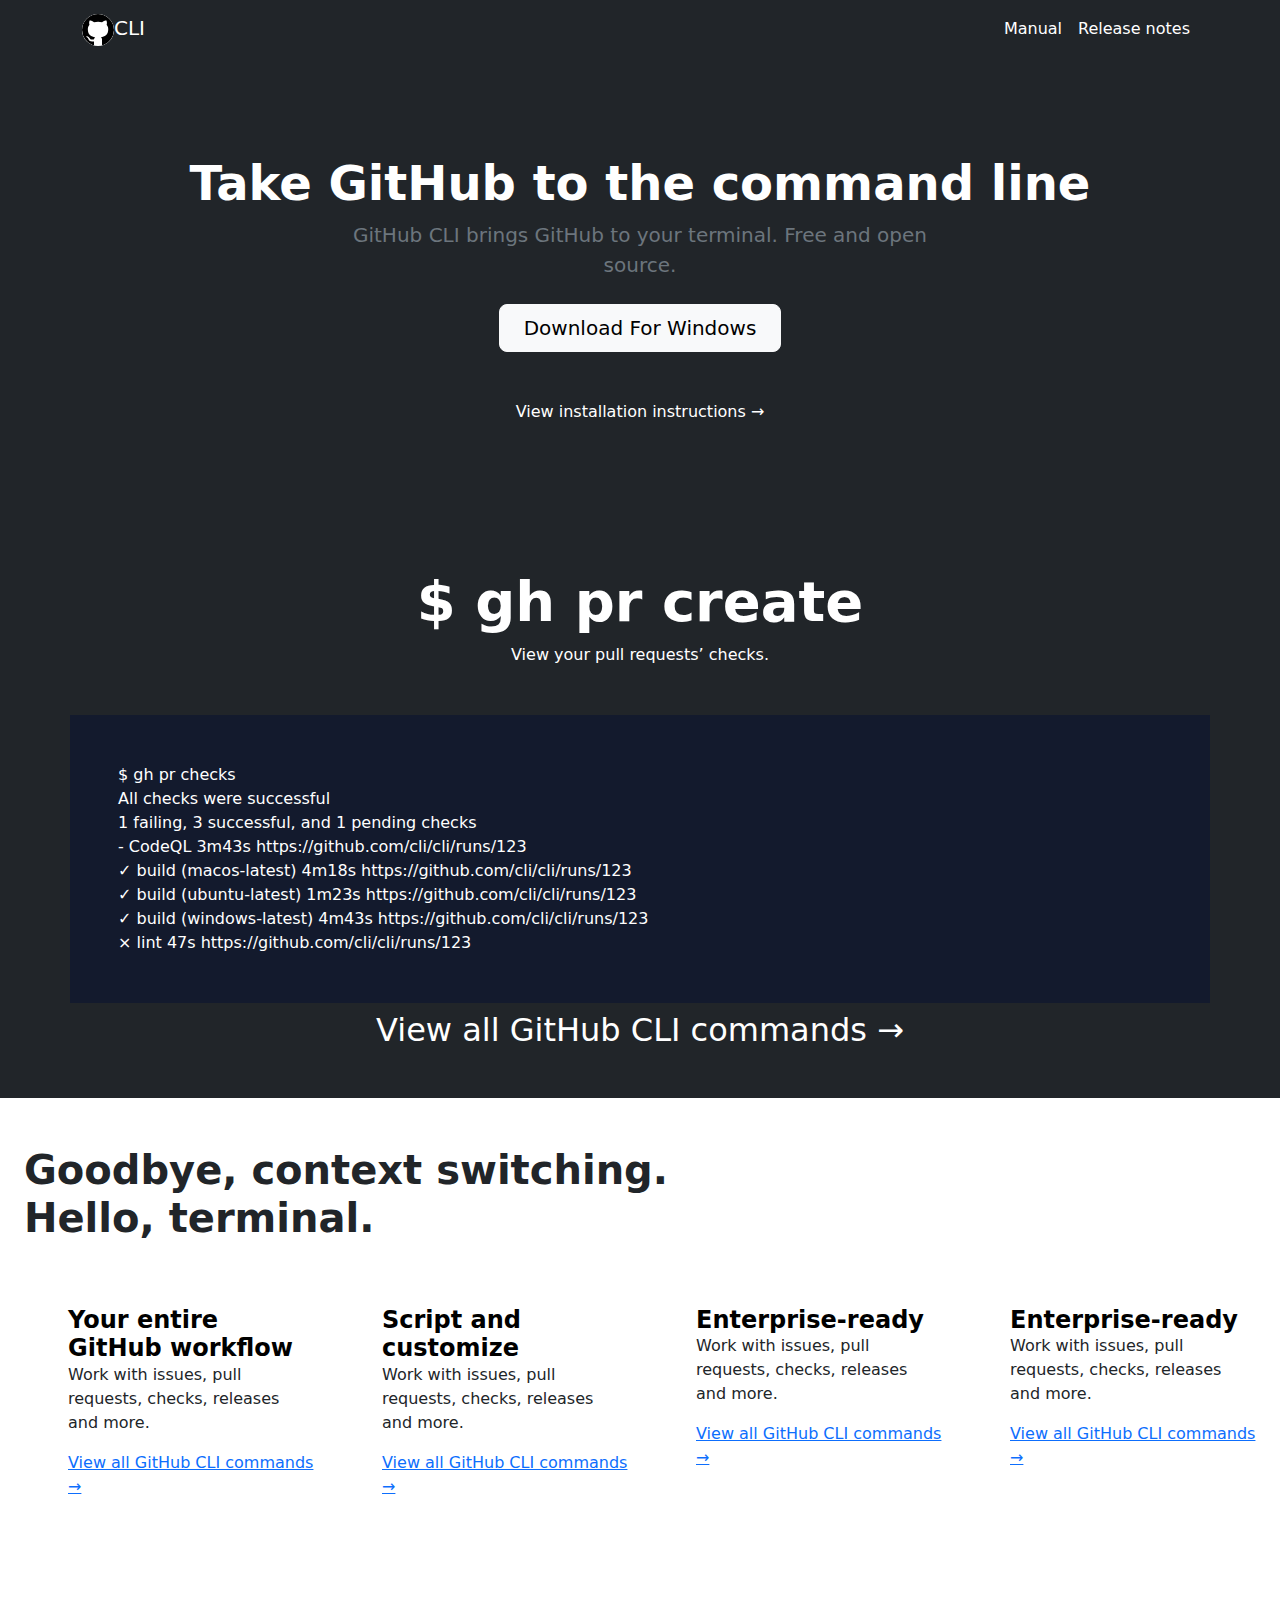
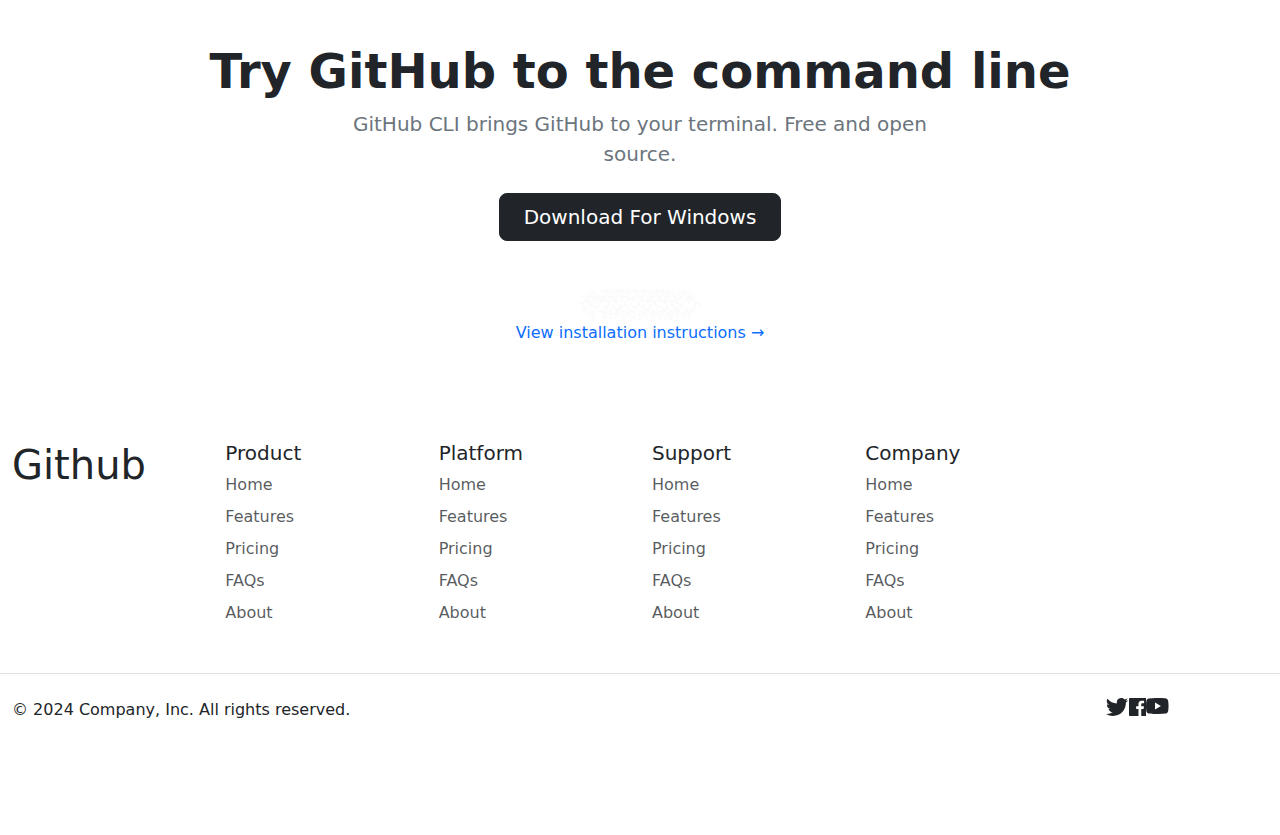
<file: index.html>
<!DOCTYPE html>
<html lang="en">

<head>
  <meta charset="UTF-8">
  <meta name="viewport" content="width=device-width, initial-scale=1.0">
  <title>Github Cli</title>
  <link rel="shortcut icon" href="images/github-logo-favicon.jpeg" type="image/x-icon">
  <link href="https://cdn.jsdelivr.net/npm/bootstrap@5.3.3/dist/css/bootstrap.min.css" rel="stylesheet"
    integrity="sha384-QWTKZyjpPEjISv5WaRU9OFeRpok6YctnYmDr5pNlyT2bRjXh0JMhjY6hW+ALEwIH" crossorigin="anonymous">
  <script src="https://cdn.jsdelivr.net/npm/bootstrap@5.3.3/dist/js/bootstrap.bundle.min.js"
    integrity="sha384-YvpcrYf0tY3lHB60NNkmXc5s9fDVZLESaAA55NDzOxhy9GkcIdslK1eN7N6jIeHz"
    crossorigin="anonymous"></script>
  <link rel="stylesheet" href="https://cdnjs.cloudflare.com/ajax/libs/animate.css/4.1.1/animate.min.css" />
  <link rel="stylesheet" href="style.css">
</head>

<body class="bg-dark">
  <!-- navbar-start -->
  <nav class="navbar navbar-expand-lg">
    <div class="container">
      <a class="navbar-brand text-white " href="#">
        <svg viewBox="0 0 16 16" width="32" height="32" class="octicon octicon-mark-github mr-2 rounded-5 bg-white"
          aria-hidden="true" role="img">
          <path
            d="M8 0c4.42 0 8 3.58 8 8a8.013 8.013 0 0 1-5.45 7.59c-.4.08-.55-.17-.55-.38 0-.27.01-1.13.01-2.2 0-.75-.25-1.23-.54-1.48 1.78-.2 3.65-.88 3.65-3.95 0-.88-.31-1.59-.82-2.15.08-.2.36-1.02-.08-2.12 0 0-.67-.22-2.2.82-.64-.18-1.32-.27-2-.27-.68 0-1.36.09-2 .27-1.53-1.03-2.2-.82-2.2-.82-.44 1.1-.16 1.92-.08 2.12-.51.56-.82 1.28-.82 2.15 0 3.06 1.86 3.75 3.64 3.95-.23.2-.44.55-.51 1.07-.46.21-1.61.55-2.33-.66-.15-.24-.6-.83-1.23-.82-.67.01-.27.38.01.53.34.19.73.9.82 1.13.16.45.68 1.31 2.69.94 0 .67.01 1.3.01 1.49 0 .21-.15.45-.55.38A7.995 7.995 0 0 1 0 8c0-4.42 3.58-8 8-8Z">
          </path>
        </svg>CLI
      </a>
      <button class="navbar-toggler" type="button" data-bs-toggle="collapse" data-bs-target="#navbarSupportedContent"
        aria-controls="navbarSupportedContent" aria-expanded="false" aria-label="Toggle navigation">
        <span class="navbar-toggler-icon"></span>
      </button>
      <div class="collapse navbar-collapse" id="navbarSupportedContent">
        <ul class="navbar-nav ms-auto mb-2 mb-lg-0 text-center">
          <li class="nav-item">
            <a class="nav-link active text-white" aria-current="page" href="#">Manual
            </a>
          </li>
          <li class="nav-item">
            <a class="nav-link active text-white" aria-current="page" href="#">Release notes</a>
          </li>
        </ul>
      </div>
    </div>
  </nav>
  <!-- navbar-end -->
  <!-- hero-section-start -->
  <div class="bg-dark">
    <div class="px-4 py-5 my-5 text-center gap-5">
      <h1 class="display-5 fw-bold text-white">Take GitHub to the command line</h1>
      <div class="col-lg-6 mx-auto text-secondary">
        <p class="lead mb-4">GitHub CLI brings GitHub to your terminal. Free and open source.</p>
        <div class="d-grid gap-2 d-sm-flex justify-content-sm-center">
          <button type="button" class="btn button2 btn-light btn-lg px-4 gap-3 mb-5">Download For Windows</button>
        </div>
      </div>
      <a href="" class="mt-5 text-white text-decoration-none"> View installation instructions →
      </a>
    </div>
  </div>
  <!-- hero-section-end -->
  <!-- animation-section-start -->
  <div>
    <div class="bg-purple">
      <div class="px-4  pt-5 my-5 text-center text-white   animate__flash animate__animated animate__bounce">
        <h1 class="display-4 fw-bold text-white ">$ gh pr create</h1>
        <p>View your pull requests’ checks.</p>
        <div class="container mt-5 bg-container">
          <div class="row text-start p-5 animate__flash animate__animated animate__bounce animate__rotateInUpLeft">
            $ gh pr checks <br>
            All checks were successful <br>
            1 failing, 3 successful, and 1 pending checks <br>

            - CodeQL 3m43s https://github.com/cli/cli/runs/123 <br>
            ✓ build (macos-latest) 4m18s https://github.com/cli/cli/runs/123 <br>
            ✓ build (ubuntu-latest) 1m23s https://github.com/cli/cli/runs/123 <br>
            ✓ build (windows-latest) 4m43s https://github.com/cli/cli/runs/123 <br>
            × lint 47s https://github.com/cli/cli/runs/123 <br>
          </div>
        </div>
        <h2 class="mt-2">View all GitHub CLI commands →</h2>
      </div>
    </div>
  </div>
  <!-- animation-section-end -->
  <!-- features-section-start -->



  <div class="bg-light">
    <div class="container-fluid px-4 py-5 bg-features" id="icon-grid">
      <h2 class="pb-2 fw-bold fs-1">Goodbye, context switching. <br> Hello, terminal.</h2>

      <div class="row row-cols-1 row-cols-sm-2 row-cols-md-3 row-cols-lg-4 g-4 py-5">
        <div class="col d-flex align-items-start">
          <svg class="bi text-body-secondary flex-shrink-0 me-3" width="1.75em" height="1.75em">
            <use xlink:href="#bootstrap"></use>
          </svg>
          <div>
            <h3 class="fw-bold mb-0 fs-4 text-body-emphasis">Your entire GitHub workflow</h3>
            <p>Work with issues, pull requests, checks, releases and more.</p>
            <a href="">View all GitHub CLI commands →</a>
          </div>
        </div>
        <div class="col d-flex align-items-start">
          <svg class="bi text-body-secondary flex-shrink-0 me-3" width="1.75em" height="1.75em">
            <use xlink:href="#cpu-fill"></use>
          </svg>
          <div>
            <h3 class="fw-bold mb-0 fs-4 text-body-emphasis">Script and customize</h3>
            <p>Work with issues, pull requests, checks, releases and more.</p>
            <a href="">View all GitHub CLI commands →</a>
          </div>
        </div>
        <div class="col d-flex align-items-start">
          <svg class="bi text-body-secondary flex-shrink-0 me-3" width="1.75em" height="1.75em">
            <use xlink:href="#calendar3"></use>
          </svg>
          <div>
            <h3 class="fw-bold mb-0 fs-4 text-body-emphasis">Enterprise-ready</h3>
            <p>Work with issues, pull requests, checks, releases and more.</p>
            <a href="">View all GitHub CLI commands →</a>
          </div>
        </div>
        <div class="col d-flex align-items-start">
          <svg class="bi text-body-secondary flex-shrink-0 me-3" width="1.75em" height="1.75em">
            <use xlink:href="#home"></use>
          </svg>
          <div>
            <h3 class="fw-bold mb-0 fs-4 text-body-emphasis">Enterprise-ready</h3>
            <p>Work with issues, pull requests, checks, releases and more.</p>
            <a href="">View all GitHub CLI commands →</a>
          </div>
        </div>
      </div>
    </div>
    <!-- features-section-end -->
    <!-- hero-duplicate--section-start -->
    <div class="img-01 ">
      <div class="px-4 py-5 my-5 bg-features mt-0  mb-0 text-center gap-5">
        <h1 class="display-5 fw-bold text-dark ">Try GitHub to the command line</h1>
        <div class="col-lg-6 mx-auto text-secondary">
          <p class="lead mb-4">GitHub CLI brings GitHub to your terminal. Free and open source.</p>
          <div class="d-grid gap-2 d-sm-flex justify-content-sm-center">
            <button type="button" class="btn button2 btn-dark btn-lg px-4 gap-3 mb-5">Download For Windows</button>
          </div>
          <img class="main-img" src="./assets/commitrecord.png" alt="">
        </div>
        <a href="" class="mt-5 text-primary text-decoration-none"> View installation instructions →
        </a>
      </div>
    </div>
  </div>
  <!-- hero-duplicate-section-end -->
  <!-- footer-start -->
  <div class="container-fluid bg-features">
    <footer class="py-5">
      <div class="row">

        <div class="col-6 col-md-2 mb-3">
          <h1>Github</h1>

        </div>


        <div class="col-6 col-md-2 mb-3">
          <h5>Product</h5>
          <ul class="nav flex-column">
            <li class="nav-item mb-2"><a href="#" class="nav-link p-0 text-body-secondary">Home</a></li>
            <li class="nav-item mb-2"><a href="#" class="nav-link p-0 text-body-secondary">Features</a></li>
            <li class="nav-item mb-2"><a href="#" class="nav-link p-0 text-body-secondary">Pricing</a></li>
            <li class="nav-item mb-2"><a href="#" class="nav-link p-0 text-body-secondary">FAQs</a></li>
            <li class="nav-item mb-2"><a href="#" class="nav-link p-0 text-body-secondary">About</a></li>
          </ul>
        </div>

        <div class="col-6 col-md-2 mb-3">
          <h5>Platform</h5>
          <ul class="nav flex-column">
            <li class="nav-item mb-2"><a href="#" class="nav-link p-0 text-body-secondary">Home</a></li>
            <li class="nav-item mb-2"><a href="#" class="nav-link p-0 text-body-secondary">Features</a></li>
            <li class="nav-item mb-2"><a href="#" class="nav-link p-0 text-body-secondary">Pricing</a></li>
            <li class="nav-item mb-2"><a href="#" class="nav-link p-0 text-body-secondary">FAQs</a></li>
            <li class="nav-item mb-2"><a href="#" class="nav-link p-0 text-body-secondary">About</a></li>
          </ul>
        </div>

        <div class="col-6 col-md-2 mb-3">
          <h5>Support</h5>
          <ul class="nav flex-column">
            <li class="nav-item mb-2"><a href="#" class="nav-link p-0 text-body-secondary">Home</a></li>
            <li class="nav-item mb-2"><a href="#" class="nav-link p-0 text-body-secondary">Features</a></li>
            <li class="nav-item mb-2"><a href="#" class="nav-link p-0 text-body-secondary">Pricing</a></li>
            <li class="nav-item mb-2"><a href="#" class="nav-link p-0 text-body-secondary">FAQs</a></li>
            <li class="nav-item mb-2"><a href="#" class="nav-link p-0 text-body-secondary">About</a></li>
          </ul>
        </div>




        <div class="col-6 col-md-2 mb-3">
          <h5>Company</h5>
          <ul class="nav flex-column">
            <li class="nav-item mb-2"><a href="#" class="nav-link p-0 text-body-secondary">Home</a></li>
            <li class="nav-item mb-2"><a href="#" class="nav-link p-0 text-body-secondary">Features</a></li>
            <li class="nav-item mb-2"><a href="#" class="nav-link p-0 text-body-secondary">Pricing</a></li>
            <li class="nav-item mb-2"><a href="#" class="nav-link p-0 text-body-secondary">FAQs</a></li>
            <li class="nav-item mb-2"><a href="#" class="nav-link p-0 text-body-secondary">About</a></li>
          </ul>
        </div>

        <div class="d-flex flex-column flex-sm-row justify-content-between py-4 my-4 border-top">
          <p class="d-flex justify-content-sm-center">© 2024 Company, Inc. All rights reserved.</p>
          <ul class="list-unstyled d-flex">

            <!-- Social  Apps icon -->

             <div class="icon_1">
            <svg xmlns="http://www.w3.org/2000/svg" viewBox="0 0 273.5 222.3" class="d-block" height="18">
              <path d="M273.5 26.3a109.77 109.77 0 0 1-32.2 8.8 56.07 56.07 0 0 0 24.7-31 113.39 113.39 0 0 1-35.7 13.6 56.1 56.1 0 0 0-97 38.4 54 54 0 0 0 1.5 12.8A159.68 159.68 0 0 1 19.1 10.3a56.12 56.12 0 0 0 17.4 74.9 56.06 56.06 0 0 1-25.4-7v.7a56.11 56.11 0 0 0 45 55 55.65 55.65 0 0 1-14.8 2 62.39 62.39 0 0 1-10.6-1 56.24 56.24 0 0 0 52.4 39 112.87 112.87 0 0 1-69.7 24 119 119 0 0 1-13.4-.8 158.83 158.83 0 0 0 86 25.2c103.2 0 159.6-85.5 159.6-159.6 0-2.4-.1-4.9-.2-7.3a114.25 114.25 0 0 0 28.1-29.1" fill="currentColor"></path>
            </svg></div>
        

            <div class="icon_2">
            <svg xmlns="http://www.w3.org/2000/svg" viewBox="0 0 15.3 15.4" class="d-block" height="18">
              <path
                d="M14.5 0H.8a.88.88 0 0 0-.8.9v13.6a.88.88 0 0 0 .8.9h7.3v-6h-2V7.1h2V5.4a2.87 2.87 0 0 1 2.5-3.1h.5a10.87 10.87 0 0 1 1.8.1v2.1h-1.3c-1 0-1.1.5-1.1 1.1v1.5h2.3l-.3 2.3h-2v5.9h3.9a.88.88 0 0 0 .9-.8V.8a.86.86 0 0 0-.8-.8z"
                fill="currentColor"></path>
            </svg></div> 

            
            <svg xmlns="http://www.w3.org/2000/svg" viewBox="0 0 19.17 13.6" class="d-block" height="16">
              <path d="M18.77 2.13A2.4 2.4 0 0 0 17.09.42C15.59 0 9.58 0 9.58 0a57.55 57.55 0 0 0-7.5.4A2.49 2.49 0 0 0 .39 2.13 26.27 26.27 0 0 0 0 6.8a26.15 26.15 0 0 0 .39 4.67 2.43 2.43 0 0 0 1.69 1.71c1.52.42 7.5.42 7.5.42a57.69 57.69 0 0 0 7.51-.4 2.4 2.4 0 0 0 1.68-1.71 25.63 25.63 0 0 0 .4-4.67 24 24 0 0 0-.4-4.69zM7.67 9.71V3.89l5 2.91z" fill="currentColor"></path>
            </svg>
           
            <li class="ms-3"><a class="link-body-emphasis" href="#"><svg class="bi" width="24" height="24">
                  <use xlink:href="#instagram"></use>
                </svg></a></li>
            <li class="ms-3"><a class="link-body-emphasis" href="#"><svg class="bi" width="24" height="24">
                  <use xlink:href="#facebook"></use>
                </svg></a></li>

                <svg xmlns="http://www.w3.org/2000/svg" viewBox="0 0 19 18" class="d-block" height="18">
                              </svg>
          </ul>
        </div>

      </div>


    </footer>
  </div>
  <!-- footer-end -->
</body>

</html>
</file>
<file: style.css>
*{
    margin: 0;
    padding: 0;
    box-sizing: border-box;
}




body{
    background:#0D1117;
     overflow-x: hidden;
 }
 .button2:hover {
     box-shadow: 0 12px 16px 0 rgba(0,0,0,0.24),0 17px 50px 0 rgba(0,0,0,0.19);
   }
 
 .bg-container{
     background: #131A2D;
 }
 .bg-features{
     background: #FFFFFF;
 }

 .color-bg{
    background-color: #e6edf3;


 } 

 .para{
    text-align: center;
 }
.image-01{

    background-image: url(./assets/commitrecord.png);
 }

 .main-img{
    width: 120px;;
 }
</file>
